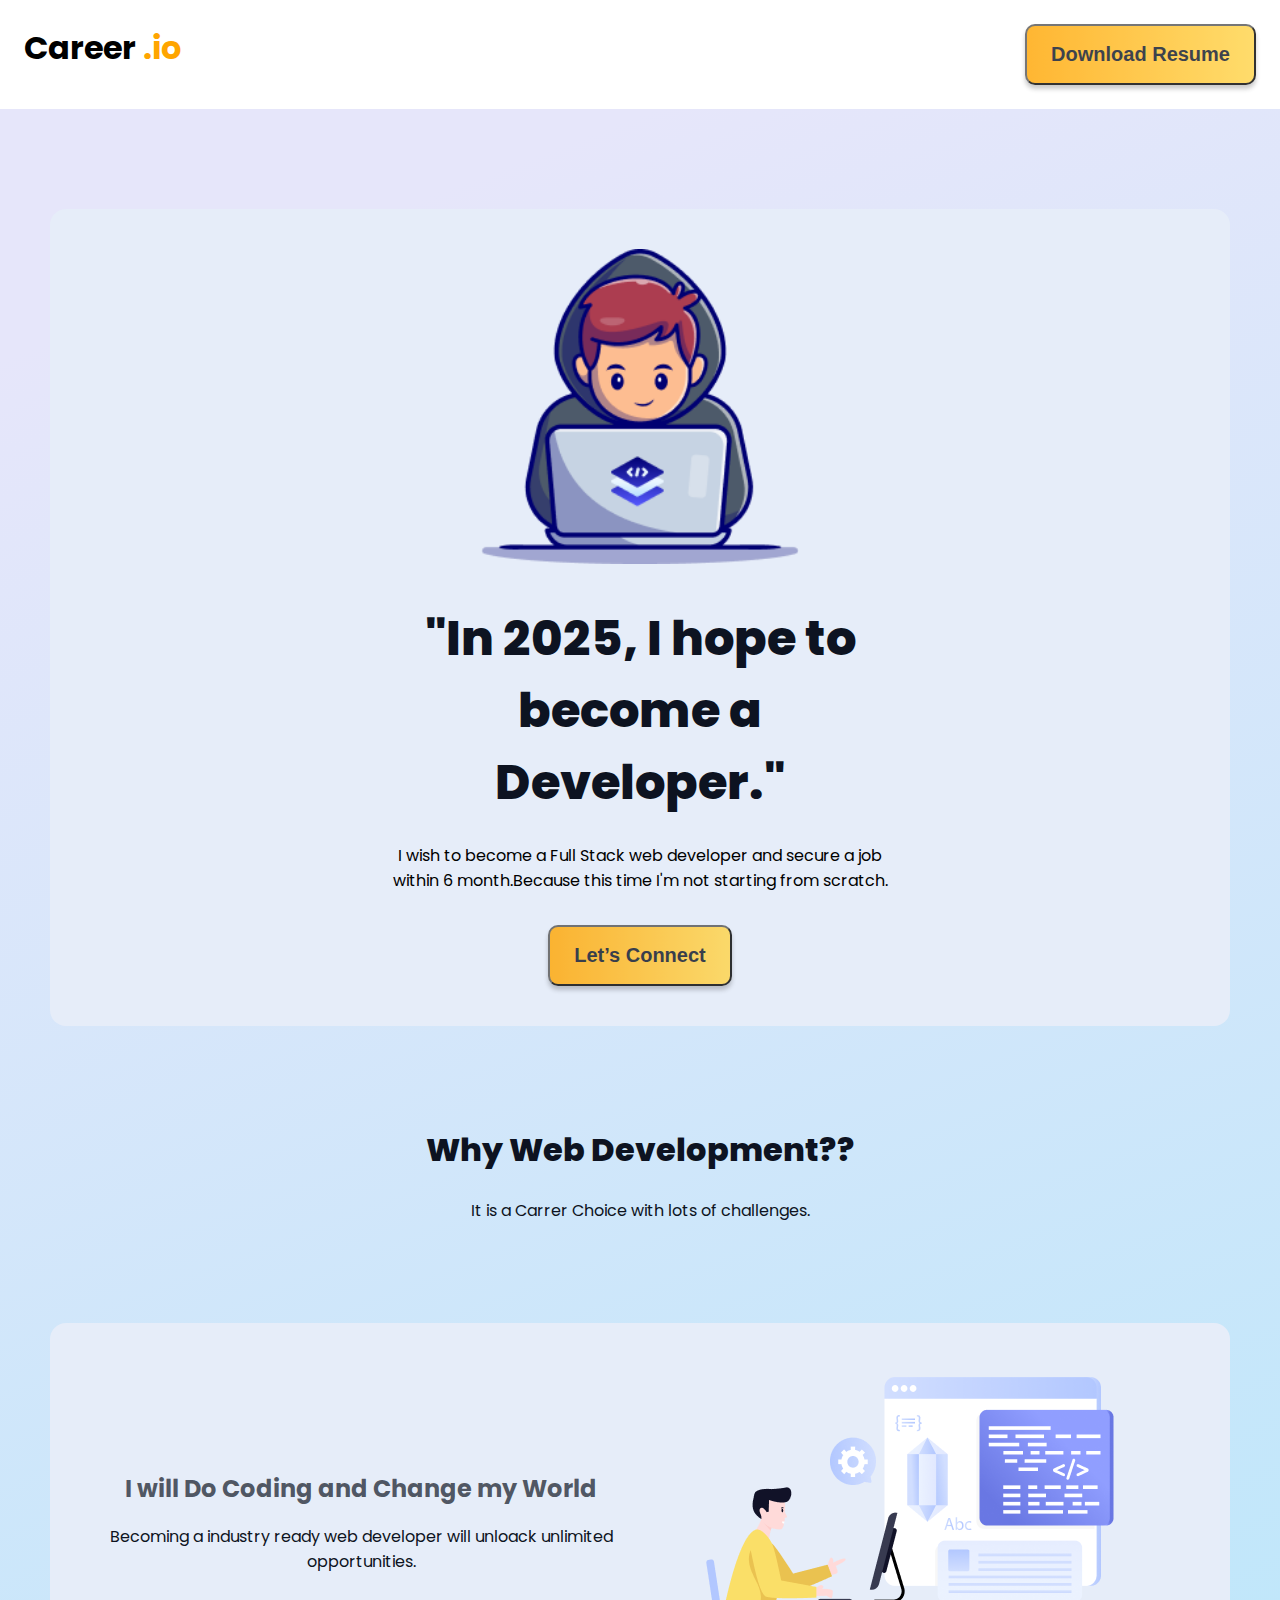
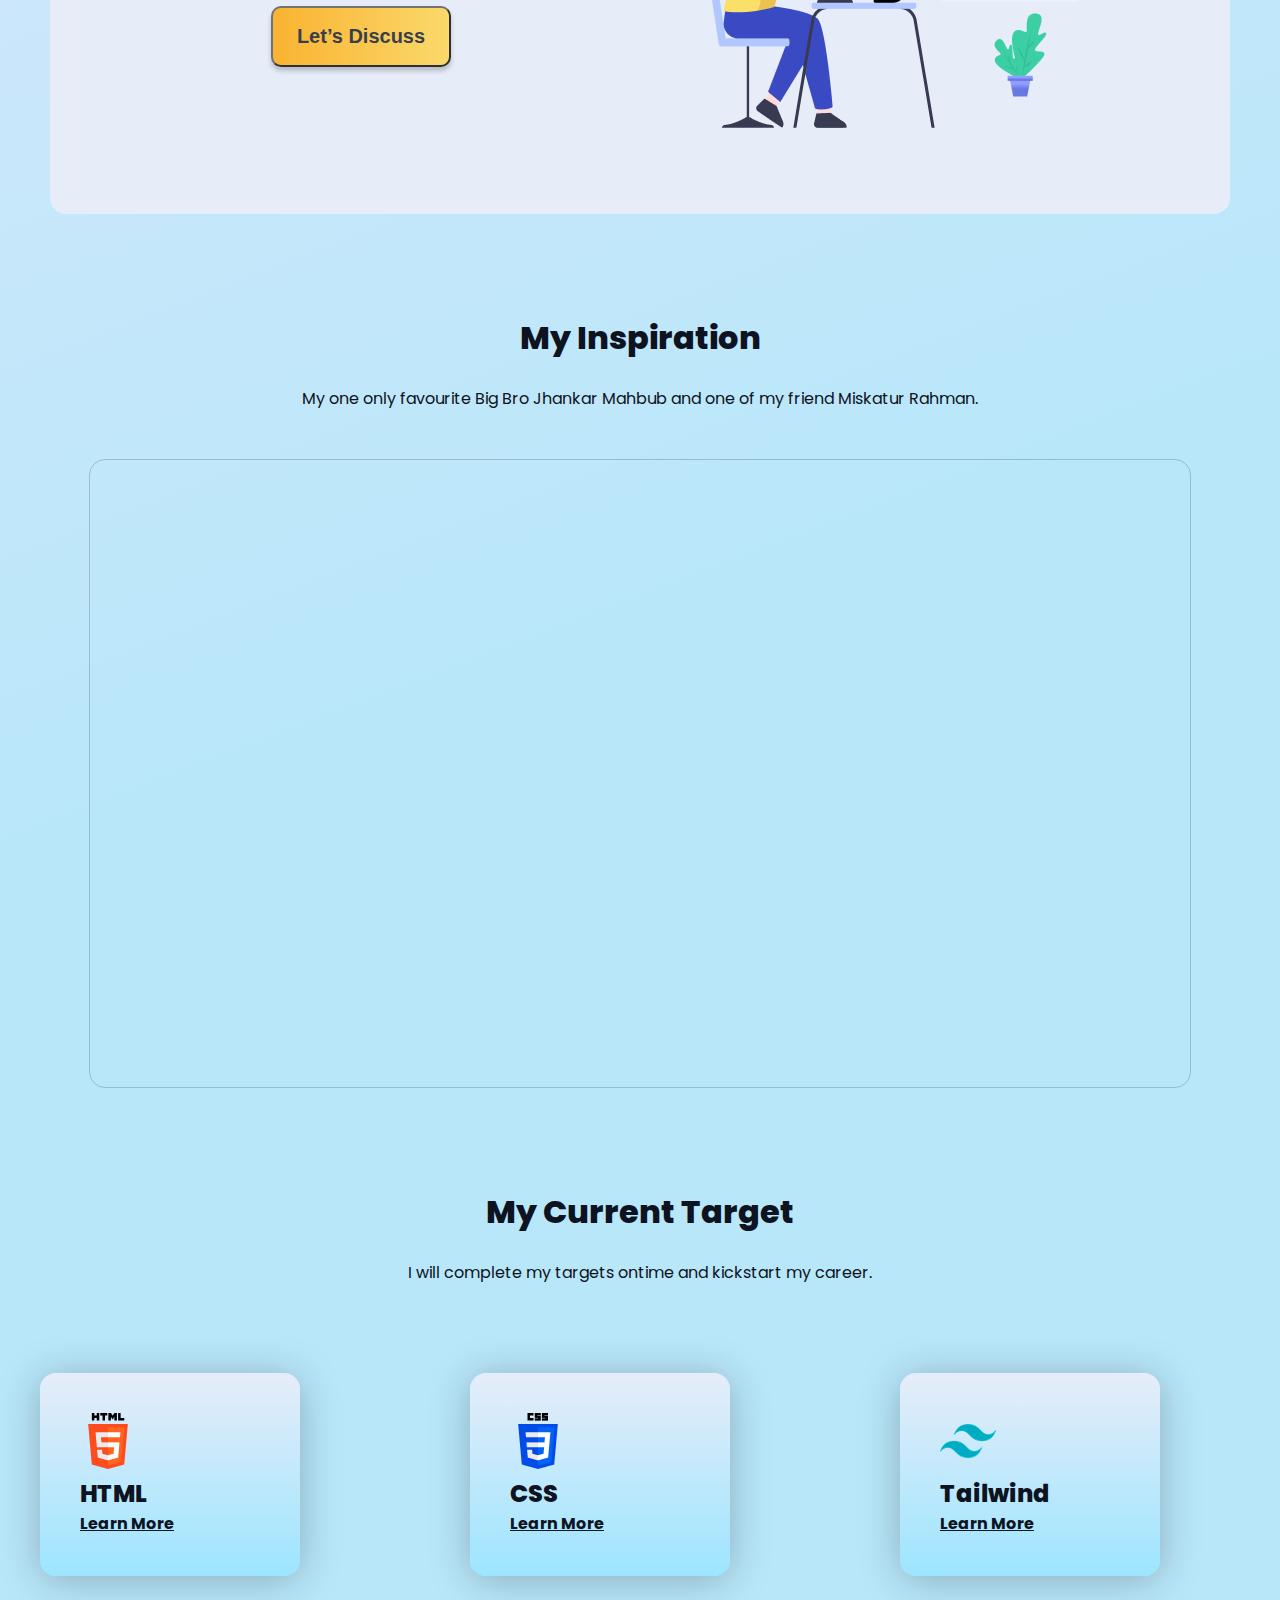
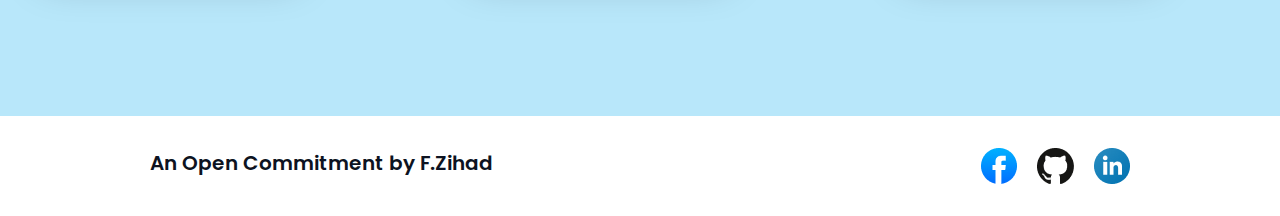
<file: index.html>
<!DOCTYPE html>
<html lang="en">

<head>
    <meta charset="UTF-8">
    <meta name="viewport" content="width=device-width, initial-scale=1.0">
    <title>Code-Career-2025</title>
    <link rel="shortcut icon" href="/assets/hero-developer.png" type="image/x-icon">
    <link rel="stylesheet" href="/css/styles.css">
    <link rel="stylesheet" href="/css/media-quary.css">
</head>

<body class="body">
    <!-- Navbar section -->
    <div class="nav-container">
        <h1>Career <span>.io</span></h1>
        <button class="btn">Download Resume</button>
    </div>
    <!--Hero developer section-->
    <section>
        <div class="hero-container">
            <div class="hero-container-child">

                <img src="/assets/hero-developer.png" alt="">
            </div>
            <div class="hero-container-child">

                <h1>"In 2025, I hope to become a Developer."</h1>
                <p>I wish to become a Full Stack web developer and secure a job within 6 month.Because this time I'm not
                    starting from scratch.</p>
                <button class="btn">Let’s Connect</button>
            </div>
        </div>
    </section>

    <!-- Why Development section -->
    <section>
        <div class="why-development-container">
            <h1>Why Web Development??</h1>
            <p>It is a Carrer Choice with lots of challenges.</p>
        </div>
    </section>
    <!-- Change The World section -->
    <section>
        <div class="change-the-world-container">
            <div class="hero-container-child">
                <img src="/assets/working-developer.png" alt="">
            </div>
            <div class="hero-container-child">
                <h1>I will Do Coding and Change my World</h1>
                <p>Becoming a industry ready web developer will unloack unlimited opportunities.</p>
                <button class="btn">Let’s Discuss</button>
            </div>
        </div>
    </section>
    <!-- My Inspiration section -->
    <section>
        <div class="my-inspiration-container">
            <h1>My Inspiration</h1>
            <p>My one only favourite Big Bro Jhankar Mahbub and one of my friend Miskatur Rahman.</p>
        </div>
    </section>
    <!-- Youtube Video  Section -->
    <section>
        <div class="video-container">
            <iframe width="856" height="556" src="https://www.youtube.com/embed/z58Sh8IndkY?si=9ZcvOc8dXArKXTVZ"
                title="YouTube video player" frameborder="0"
                allow="accelerometer; autoplay; clipboard-write; encrypted-media; gyroscope; picture-in-picture; web-share"
                referrerpolicy="strict-origin-when-cross-origin" allowfullscreen></iframe>

        </div>
    </section>
    <!-- My Carrer Section  -->
    <section class="career-container">
        <div class="career-hedding-container">
            <h1>My Current Target</h1>
            <p>I will complete my targets ontime and kickstart my career.</p>
        </div>
    </section>
    <div class="course-container">
        <div class="milestone-container">
            <div class="milestone">
                <img src="/assets/html-icon.png" alt="">
                <h3> HTML </h3>
                <a href="https://www.w3schools.com/html/html_computercode_elements.asp" target="_blank">Learn
                    More</a>
            </div>
        </div>
        <div class="milestone-container">
            <div class="milestone">
                <img src="/assets/css-icon.png" alt="">
                <h3> CSS </h3>
                <a href="https://www.w3schools.com/css/" target="_blank">Learn
                    More</a>
            </div>
        </div>
        <div class="milestone-container">
            <div class="milestone">
                <img src="/assets/tailwind-icon.png" alt="">
                <h3> Tailwind </h3>
                <a href="https://tailwindcss.com/" target="_blank">Learn
                    More</a>
            </div>
        </div>
    </div>
    </div>
    </div>

    <!-- Footer Section  -->
    <section>
        <div class="footer-container">
            <div>
                <h1>An Open Commitment by F.Zihad</h1>
            </div>
            <div class="social-icons">
                <img src="/assets/facebook.png" alt="">
                <img src="/assets/github.png" alt="">
                <img src="assets/linkedin.png" alt="">
            </div>
        </div>
    </section>
</body>

</html>
</file>
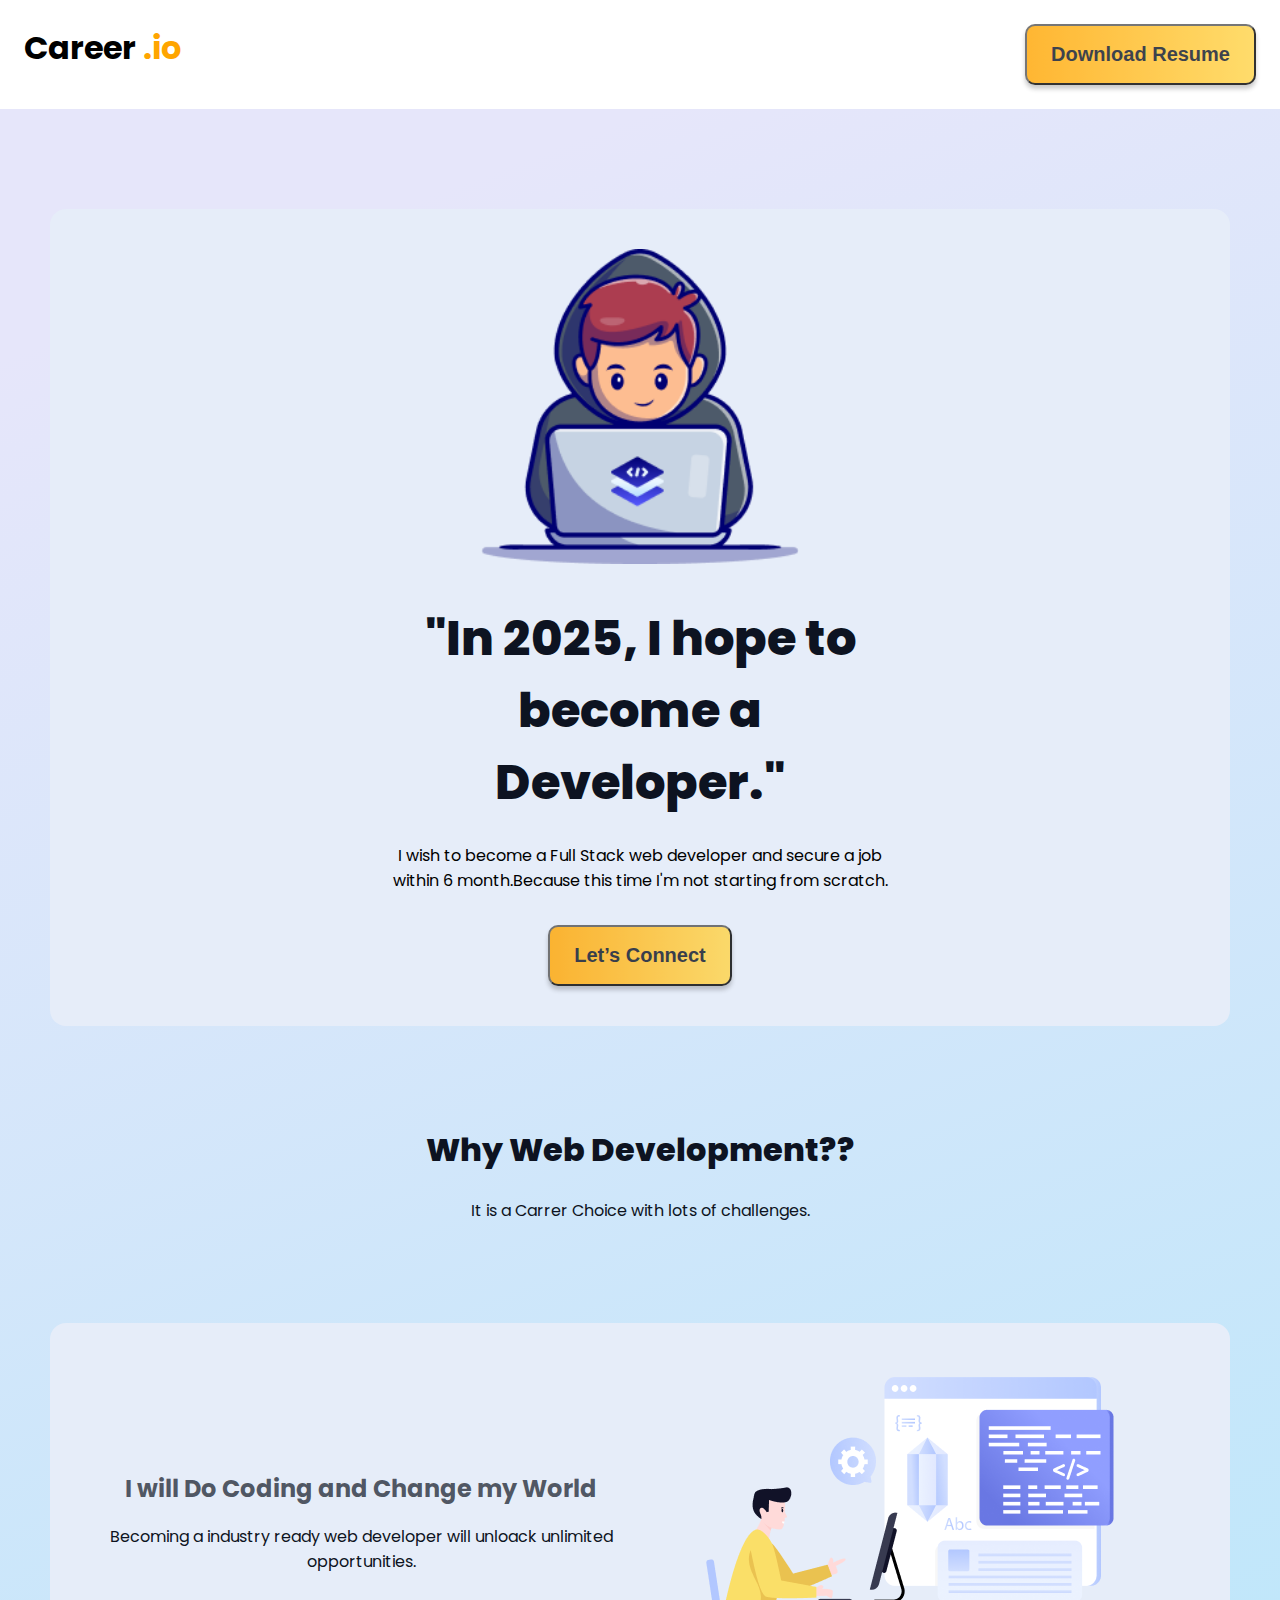
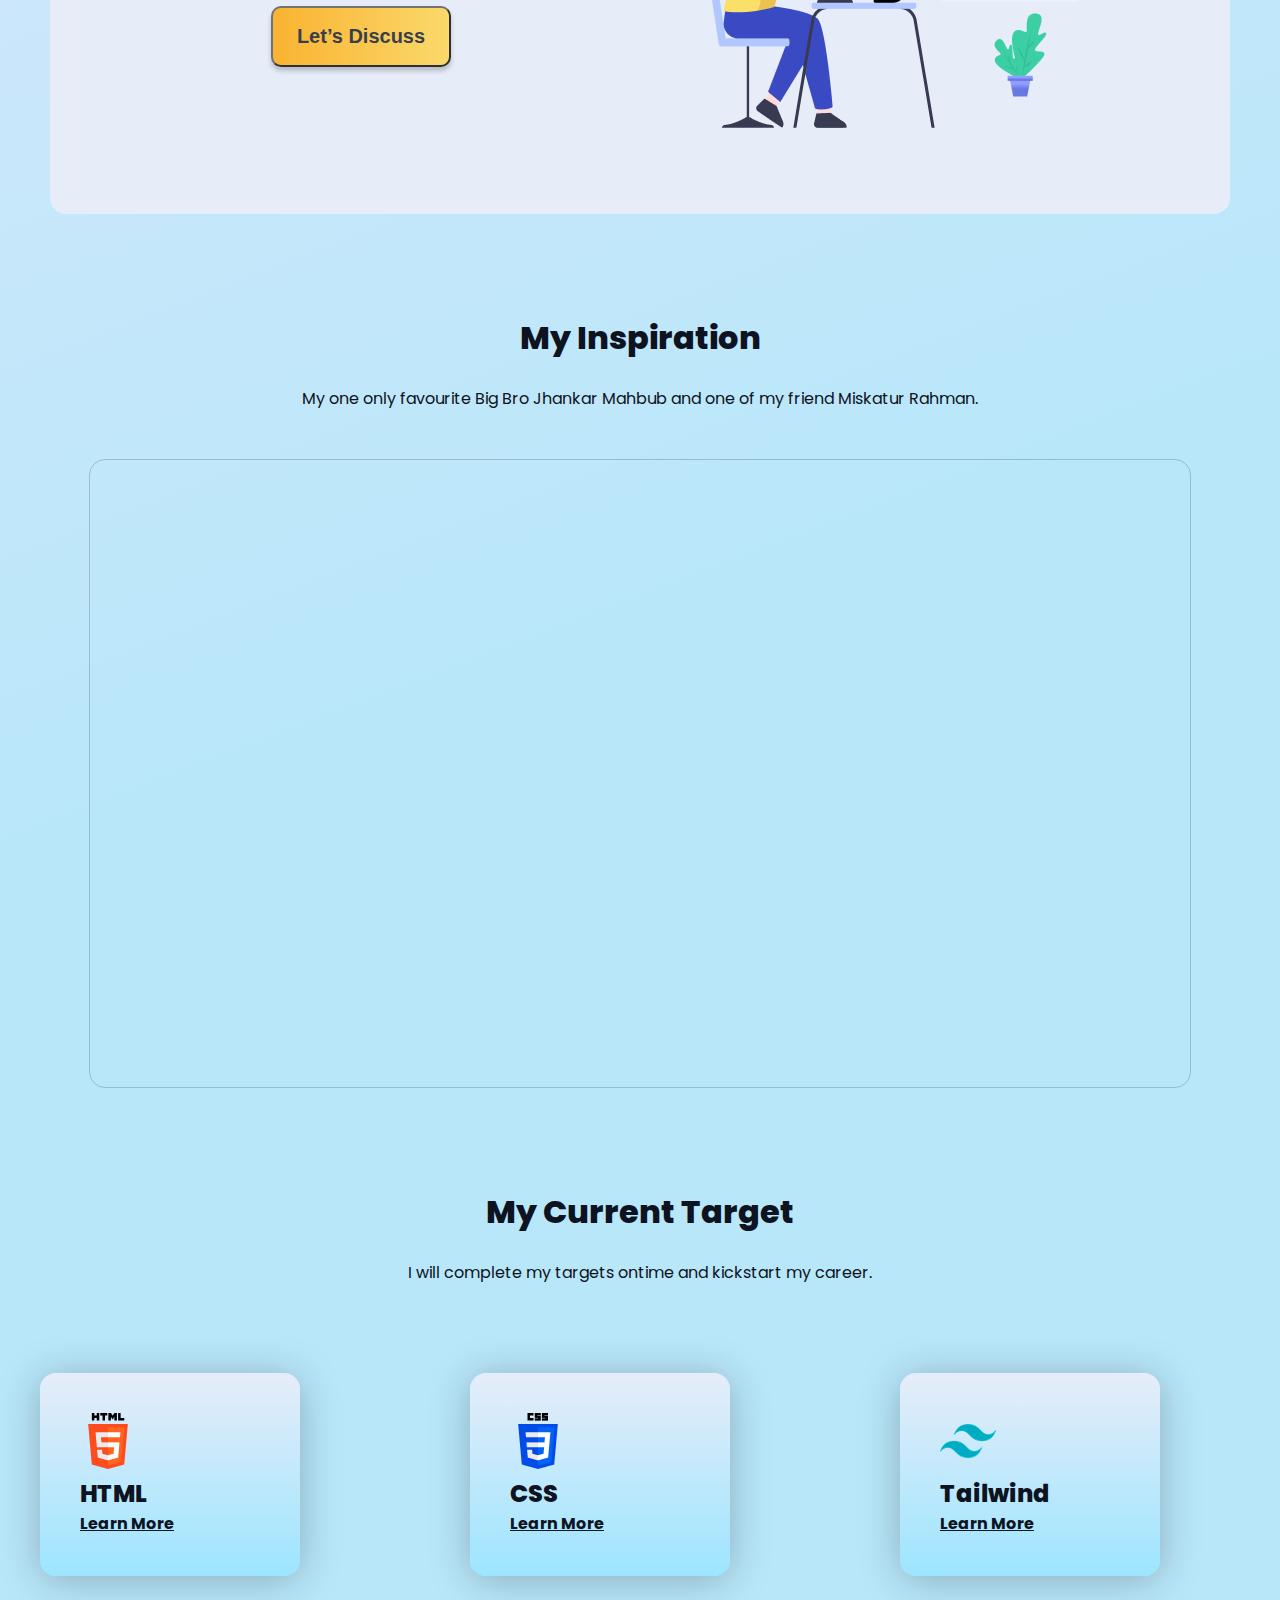
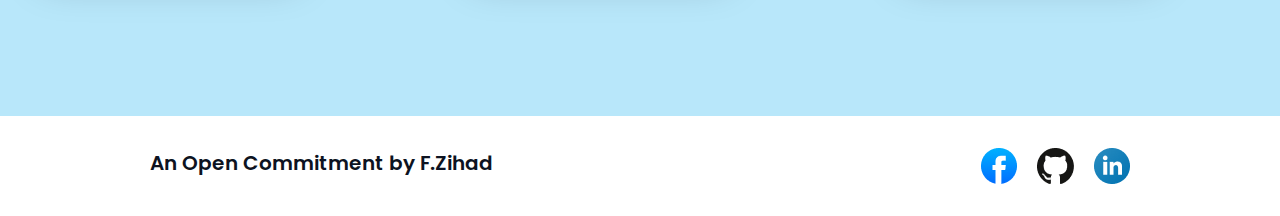
<file: coder-career/index.html>
<!DOCTYPE html>
<html lang="en">

<head>
    <meta charset="UTF-8">
    <meta name="viewport" content="width=device-width, initial-scale=1.0">
    <title>Code-Career-2025</title>
    <link rel="shortcut icon" href="/assets/hero-developer.png" type="image/x-icon">
    <link rel="stylesheet" href="/css/styles.css">
    <link rel="stylesheet" href="/css/media-quary.css">
</head>

<body class="body">
    <!-- Navbar section -->
    <div class="nav-container">
        <h1>Career <span>.io</span></h1>
        <button class="btn">Download Resume</button>
    </div>
    <!--Hero developer section-->
    <section>
        <div class="hero-container">
            <div class="hero-container-child">

                <img src="/assets/hero-developer.png" alt="">
            </div>
            <div class="hero-container-child">

                <h1>"In 2025, I hope to become a Developer."</h1>
                <p>I wish to become a Full Stack web developer and secure a job within 6 month.Because this time I'm not
                    starting from scratch.</p>
                <button class="btn">Let’s Connect</button>
            </div>
        </div>
    </section>

    <!-- Why Development section -->
    <section>
        <div class="why-development-container">
            <h1>Why Web Development??</h1>
            <p>It is a Carrer Choice with lots of challenges.</p>
        </div>
    </section>
    <!-- Change The World section -->
    <section>
        <div class="change-the-world-container">
            <div class="hero-container-child">
                <img src="/assets/working-developer.png" alt="">
            </div>
            <div class="hero-container-child">
                <h1>I will Do Coding and Change my World</h1>
                <p>Becoming a industry ready web developer will unloack unlimited opportunities.</p>
                <button class="btn">Let’s Discuss</button>
            </div>
        </div>
    </section>
    <!-- My Inspiration section -->
    <section>
        <div class="my-inspiration-container">
            <h1>My Inspiration</h1>
            <p>My one only favourite Big Bro Jhankar Mahbub and one of my friend Miskatur Rahman.</p>
        </div>
    </section>
    <!-- Youtube Video  Section -->
    <section>
        <div class="video-container">
            <iframe width="856" height="556" src="https://www.youtube.com/embed/z58Sh8IndkY?si=9ZcvOc8dXArKXTVZ"
                title="YouTube video player" frameborder="0"
                allow="accelerometer; autoplay; clipboard-write; encrypted-media; gyroscope; picture-in-picture; web-share"
                referrerpolicy="strict-origin-when-cross-origin" allowfullscreen></iframe>

        </div>
    </section>
    <!-- My Carrer Section  -->
    <section class="career-container">
        <div class="career-hedding-container">
            <h1>My Current Target</h1>
            <p>I will complete my targets ontime and kickstart my career.</p>
        </div>
    </section>
    <div class="course-container">
        <div class="milestone-container">
            <div class="milestone">
                <img src="/assets/html-icon.png" alt="">
                <h3> HTML </h3>
                <a href="https://www.w3schools.com/html/html_computercode_elements.asp" target="_blank">Learn
                    More</a>
            </div>
        </div>
        <div class="milestone-container">
            <div class="milestone">
                <img src="/assets/css-icon.png" alt="">
                <h3> CSS </h3>
                <a href="https://www.w3schools.com/css/" target="_blank">Learn
                    More</a>
            </div>
        </div>
        <div class="milestone-container">
            <div class="milestone">
                <img src="/assets/tailwind-icon.png" alt="">
                <h3> Tailwind </h3>
                <a href="https://tailwindcss.com/" target="_blank">Learn
                    More</a>
            </div>
        </div>
    </div>
    </div>
    </div>

    <!-- Footer Section  -->
    <section>
        <div class="footer-container">
            <div>
                <h1>An Open Commitment by F.Zihad</h1>
            </div>
            <div class="social-icons">
                <img src="/assets/facebook.png" alt="">
                <img src="/assets/github.png" alt="">
                <img src="assets/linkedin.png" alt="">
            </div>
        </div>
    </section>
</body>

</html>
</file>
<file: css/styles.css>
@import url('https://fonts.googleapis.com/css2?family=Poppins:ital,wght@0,100;0,200;0,300;0,400;0,500;0,600;0,700;0,800;0,900;1,100;1,200;1,300;1,400;1,500;1,600;1,700;1,800;1,900&display=swap');

* {
    margin: 0px;
    padding: 0px;
}

.body {
    background: linear-gradient(339deg, #B8E7FA 35.75%, #E6E6FA 90.79%);
    font-family: "Poppins", sans-serif;
}

.nav-container {
    display: flex;
    justify-content: space-between;
    padding: 24px 24px;
    background-color: white;
}

.nav-container span {
    color: #FFA500;
}

.btn {
    border-radius: 10px;
    opacity: 0.8;
    background: linear-gradient(90deg, #FFA500 0%, #FFD447 100%);
    box-shadow: 0px 4px 4px 0px rgba(0, 0, 0, 0.25);
    color: #0D1321;
    font-weight: 600;
    padding: 17px 24px;
    font-size: 20px;
    cursor: pointer;
}

.btn:hover {
   background: linear-gradient(90deg, #000000 0%, #000000 100%);
 color: #ffffff;
}

.hero-container {
    margin: 100px 50px;
    border-radius: 16px;
    background: #E6EDF9;
    display: flex;
    justify-items: center;
    align-items: center;
    flex-direction: column;
    gap: 32px;
    padding: 40px 60px;
    text-align: center;

}
.hero-container-child {
    width: 50%;
}

.hero-container img {
    width: 60%;

}

.hero-container h1 {
    color: #0D1321;
    font-size: 48px;
    font-style: normal;
    font-weight: 800;
    text-align: center;
    padding-bottom: 24px;
}

.hero-container p {
    font-size: 16px;
    font-style: normal;
    font-weight: 400;
    text-align: center;
    padding-bottom: 32px;
}

.hero-container button{
    border-radius: 10px;
    opacity: 0.8;
    background: linear-gradient(90deg, #FFA500 0%, #FFD447 100%);
    box-shadow: 0px 4px 4px 0px rgba(0, 0, 0, 0.25);
    color: #0D1321;
    font-weight: 600;
    padding: 17px 24px;
    font-size: 20px;
    cursor: pointer;
}
.why-development-container {
    margin-top: 100px;
}

.why-development-container h1 {
    font-size: 32px;
    font-weight: 800;
    color: #0D1321;
    text-align: center;
}

.why-development-container p {
    margin-top: 24px;
    color: #0D1321;
    font-size: 16px;
    font-weight: 400;
    text-align: center;
}

.change-the-world-container{
    margin: 100px 50px;
    border-radius: 16px;
    background: #E6EDF9;
    display: flex;
    justify-items: center;
    align-items: center;
     gap: 32px;
     flex-direction: row-reverse;
    padding: 48px;
    text-align: center;
}
.change-the-world-container h1{
color: rgba(13, 19, 33, 0.70);
font-size: 24px;
font-weight: 700;
padding-bottom: 18px;
}
.change-the-world-container p{
 color: #0D1321;
font-size: 16px;
font-weight: 400;
padding-bottom: 32px;
}
.change-the-world-container button{
       border-radius: 10px;
    opacity: 0.8;
    background: linear-gradient(90deg, #FFA500 0%, #FFD447 100%);
    box-shadow: 0px 4px 4px 0px rgba(0, 0, 0, 0.25);
    color: #0D1321;
    font-weight: 600;
    padding: 17px 24px;
    font-size: 20px;
    cursor: pointer;
}
.my-inspiration-container h1{
   color: #0D1321;
text-align: center;
font-size: 32px;
font-weight: 800;
 margin-top: 100px;
}
.my-inspiration-container p{
      margin-top: 24px;
    color: #0D1321;
    font-size: 16px;
    font-weight: 400;
    text-align: center;
}
.video-container{
    margin: 48px auto;
    width: 1036px;
    text-align:  center;
    padding: 32px;
    border-radius: 16px;
border: 1px solid rgba(13, 19, 33, 0.20);
}
.career-container{
      margin-top: 48px;
}
.career-hedding-container h1{
    color: #0D1321;
text-align: center;
font-size: 32px;
font-weight: 800;
 margin-top: 100px;
}
.career-hedding-container p{
    margin-top: 24px;
    margin-bottom: 48px;
    color: #0D1321;
    font-size: 16px;
    font-weight: 400;
    text-align: center;
}
.course-container{
 display: flex;
      justify-content: space-around;
      gap: 10px;
}
.milestone-container{
   width: 100%;
   padding: 40px;
}
.milestone{
 width: 180px;
padding: 40px;
border-radius: 16px;
background: linear-gradient(180deg, #E6EDF9 0%, #9DE5FF 100%);

box-shadow: 0px 4px 40px 0px rgba(0, 0, 0, 0.25);
}
.milestone a{
    color: #0D1321;
font-size: 16px;
font-weight: 700;
text-decoration-line: underline;
text-decoration-style: solid;
}
.milestone h3{
color: #0D1321;
font-size: 24px;
font-style: normal;
font-weight: 800;
}
.footer-container{
    display: flex;
    justify-content: space-between;
    padding: 32px 150px;
    background-color: white;
    margin-top: 100px;
  
}
.footer-container h1{
    color: #0D1321;
text-align: center;
font-size: 20px;
font-style: normal;
font-weight: 600;
}
.social-icons{
display: flex;
gap: 20px;
}
</file>
<file: css/media-quary.css>
@media  screen and(max-width:1200px){
  .course-container{
    width: 50px;
    padding: 10px;
  }
    .milestone-container{
   gap: 10px;
          width: 50px;
    padding: 10px;
}
.milestone{
 width: 364px;
padding: 10px;
border-radius: 16px;
} 
    
}
@media  screen and(max-width:1024px){
  .course-container{
    width: 50px;
    padding: 10px;
  }
  .milestone-container{
    width: 50px;
    padding: 10px;
    gap: 10px;
}
.milestone{
 width: 50px;
padding: 10px;
border-radius: 16px;
} 
}

@media  screen and (max-width:425px){
    
    .nav-container {
    display: flex;
    justify-content: space-between;
    align-items: center;
    padding: 10px 18px;
    background-color: white;
    width: 100%;
}
.nav-container h1{
    font-size: 15px;
}

.hero-container{
    padding: 20px 15px;
    margin: 30px 20px;
}
.hero-container h1{
    font-size:15px ;
}

.hero-container p{
      font-size:12px ;
}
.btn{
     border-radius: 15px;
    opacity: 0.8;
    background: linear-gradient(90deg, #FFA500 0%, #FFD447 100%);
    box-shadow: 0px 4px 4px 0px rgba(0, 0, 0, 0.25);
    color: #0D1321;
    font-weight: 600;
    padding: 10px 12px;
    font-size: 10px;
    cursor: pointer;

}
.hero-container button{
  border-radius: 15px;
    opacity: 0.8;
    background: linear-gradient(90deg, #FFA500 0%, #FFD447 100%);
    box-shadow: 0px 4px 4px 0px rgba(0, 0, 0, 0.25);
    color: #0D1321;
    font-weight: 600;
    padding: 10px 12px;
    font-size: 10px;
    cursor: pointer;
}
.why-development-container {
    margin-top:30px;
  
}
.why-development-container h1 {
    margin-top: 40px;
    font-size: 15px;
    font-weight: 800;
    color: #0D1321;
    text-align: center;
}
.why-development-container p{
    font-size: 10px;
margin-top: 10px;
    color: #0D1321;
    text-align: center;
}
.change-the-world-container{
    margin: 100px 50px;
    border-radius: 16px;
    background: #E6EDF9;
    display: flex;
    justify-items: center;
    align-items: center;
     gap: 32px;
     flex-direction: column;
    padding: 30px;
    text-align: center;
}
.change-the-world-container img{
    width: 100%;
}
.change-the-world-container h1{
    font-size: 15px;
    padding-bottom: 10px;
    
}
.change-the-world-container p{
     font-size: 10px; 
        padding-bottom: 10px;
}
.change-the-world-container button{
     border-radius: 15px;
    opacity: 0.8;
    background: linear-gradient(90deg, #FFA500 0%, #FFD447 100%);
    box-shadow: 0px 4px 4px 0px rgba(0, 0, 0, 0.25);
    color: #0D1321;
    font-weight: 600;
    padding: 10px 12px;
    font-size: 10px;
    cursor: pointer;
}
.my-inspiration-container {
    margin-top:30px;
}
.my-inspiration-container h1{
    margin-top: 40px;
    font-size: 15px;
    font-weight: 800;
    color: #0D1321;
    text-align: center;
}
.my-inspiration-container p{
    font-size: 10px;
margin-top: 10px;
padding: 0px 30px;
    color: #0D1321;
    text-align: center;
}
.video-container{

margin: 5px auto;
    width: 350px; 
padding: 10px;
}

.video-container iframe{
   width:350px; 
   height: 400px;
}
.course-container{
    display: flex;
    flex-direction: column;
      justify-content: space-evenly;
     
}
.milestone{
    width: 80%;
padding: 20px;
}
.footer-container{
    display: flex;
    flex-direction: column;
    justify-content: space-between;
    align-items: center;
    padding: 32px 50px;
    background-color: white;
    margin-top: 100px;
      width: 100%;
}
}
</file>
